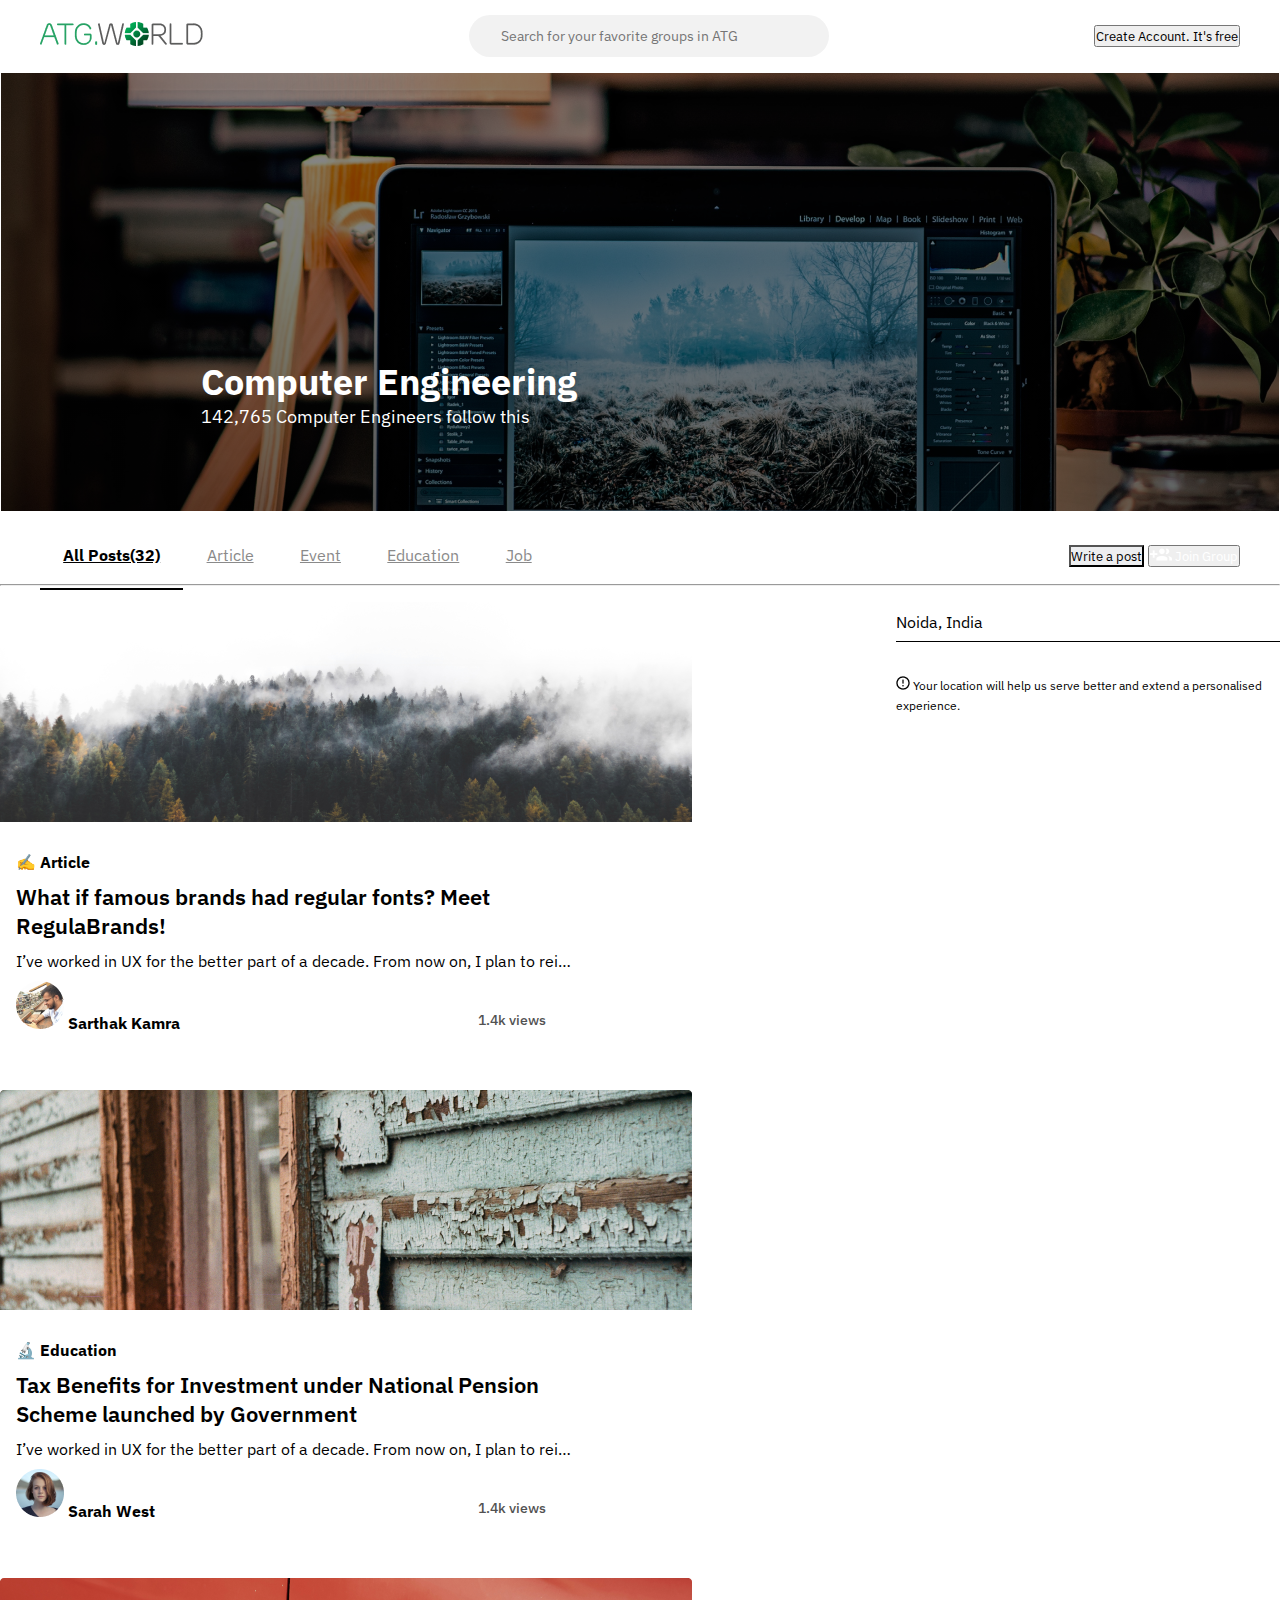
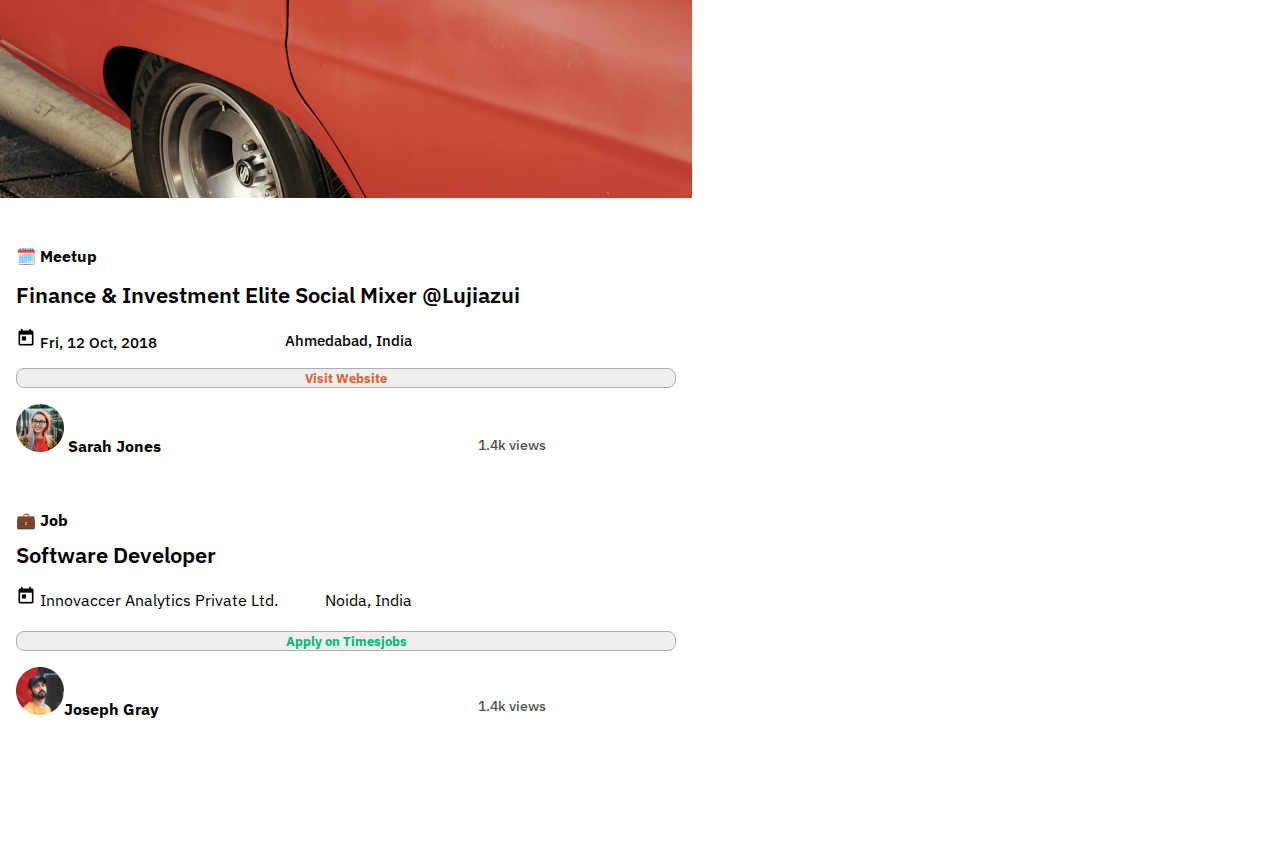
<file: index.html>
<!doctype html>
<html lang="en">

<head>
    <!-- Required meta tags -->
    <meta charset="utf-8">
    <meta name="viewport" content="width=device-width, initial-scale=1, shrink-to-fit=no">
    <title>ATG WORLD</title>
    <link rel="stylesheet" href="https://cdnjs.cloudflare.com/ajax/libs/font-awesome/5.15.3/css/all.min.css" integrity="sha512-iBBXm8fW90+nuLcSKlbmrPcLa0OT92xO1BIsZ+ywDWZCvqsWgccV3gFoRBv0z+8dLJgyAHIhR35VZc2oM/gI1w==" crossorigin="anonymous" />
    <link rel="stylesheet" href="style.css">
    <link href="https://cdn.jsdelivr.net/npm/bootstrap@5.0.0-beta3/dist/css/bootstrap.min.css" rel="stylesheet" integrity="sha384-eOJMYsd53ii+scO/bJGFsiCZc+5NDVN2yr8+0RDqr0Ql0h+rP48ckxlpbzKgwra6" crossorigin="anonymous">
</head>

<body>

    <header>
        <nav>
            <div class="navbar-logo">
                <a href="#"><img src="./images/logo.jpg" alt=""></a>
            </div>
            <div class="search-box">
                <span><i class="fa fa-search" aria-hidden="true"></i></span>
                <input type="search" placeholder="Search for your favorite groups in ATG">
            </div>
            <div class="create">
                <button class="btn" id="myBtn">Create Account. <span class="text-primary">It's free</span> <span class="dropdown-toggle" type="button"></span></button>
                <div id="myModal" class="modal">
                    <span class="close"><i class="fa fa-times-circle" aria-hidden="true"></i></span>
                    <div class="modal-content">
                        <small>Let's learn, share & inspire each other with our passion for computer engineering. Sign up now 🤘🏼</small>
                        <div class="big-container">
                            <div class="container">
                                <div class="left">
                                    <h1>Create Account</h1>
                                    <div class="form-group">
                                        <div class="first">
                                            <input type="text" name="" id="" class="form-control fname" placeholder="First Name">
                                            <input type="text" name="" id="" class="form-control lname" placeholder="Last Name">
                                        </div>
                                        <div class="second">
                                            <input type="email" name="" id="" placeholder="Email" class="form-control">
                                            <input type="password" name="" id="" placeholder="Password" class="form-control">
                                            <input type="password" name="" id="" placeholder="Confirm Password" class="form-control">
                                        </div>
                                    </div>
                                    <button type="submit" class="btn btn-primary">Create Account</button>
                                    <div class="btn-groups">
                                        <button class="btn"><img src="./images/fb.jpg" alt=""> Sign up with Facebook</button>
                                        <button class="btn"><img src="./images/search.jpg" alt=""> Sign up with Google</button>
                                    </div>
                                </div>
                                <div class="right">
                                    <small>Already have an account? <a href="./html_pages/signUp.html">Sign In</a></small>
                                    <img src="./images/img.png" alt="">
                                    <small class="small">By signing up, you agree to our Terms & conditions, Privacy policy</small>
                                </div>
                            </div>
                        </div>

                    </div>
                </div>
            </div>
        </nav>
    </header>

    <!-- banner-image -->
    <section class="hero">
        <div class="desc">
            <h1>Computer Engineering</h1>
            <p>142,765 Computer Engineers follow this</p>
        </div>
    </section>

    <section class="posts">
        <div class="container">
            <header class="posts-nav">
                <nav class="nav nav-tabs nav-stacked">
                    <div class="navbar-left">
                        <a class="nav-link active" href="#">All Posts(32)</a>
                        <a class="nav-link" href="#">Article</a>
                        <a class="nav-link" href="#">Event</a>
                        <a class="nav-link" href="#">Education</a>
                        <a class="nav-link" href="#">Job</a>
                    </div>
                    <div class="navbar-right">
                        <button class="btn btn-default dropdown-toggle" type="button" id="dropdownMenuButton1" data-bs-toggle="dropdown" aria-expanded="false">
                            Write a post
                        </button>
                        <button class="btn btn-primary center"><a href="./html_pages/loggedin.html" class="btn-link" ><img src="./images/Vector.jpg" alt=""> Join Group</a> </button>
                    </div>
                </nav>
            </header>
            <hr>

            <div class="posts-body">
                <div class="container">
                    <div class="left">
                        <div class="card">
                            <img class="card-img-top" src="./images/article_1.png" alt="tree">
                            <div class="card-body">
                                <p class="card-title">✍️ Article</p>
                                <div class="heading">
                                    <h3 class="card-text">What if famous brands had regular fonts? Meet RegulaBrands!</h3>
                                    <div class="dropdown">
                                        <button class="dropbtn"><i class="fa fa-ellipsis-h" aria-hidden="true"></i></button>
                                        <div class="dropdown-content">
                                            <a href="#">Link 1</a>
                                            <a href="#">Link 2</a>
                                            <a href="#">Link 3</a>
                                        </div>
                                    </div>
                                </div>
                                <p>I’ve worked in UX for the better part of a decade. From now on, I plan to rei…</p>
                                <div class="footer">
                                    <div class="left">
                                        <p> <img src="./images/man-1.png" alt=""> Sarthak Kamra</p>
                                    </div>
                                    <div class="right">
                                        <a href="#" class="card-link"><i class="fa fa-eye" aria-hidden="true"></i> 1.4k views </a>
                                        <a class="btn btn-default" href="#" role="button"> <i class="fa fa-share-alt" aria-hidden="true"></i> </a>
                                    </div>
                                </div>

                            </div>
                        </div>
                        <div class="card">
                            <img class="card-img-top" src="./images/article_2.png" alt="tree">
                            <div class="card-body">
                                <p class="card-title">🔬️ Education</p>
                                <div class="heading">
                                    <h3 class="card-text">Tax Benefits for Investment under National Pension Scheme launched by Government</h3>
                                    <div class="dropdown">
                                        <button class="dropbtn"><i class="fa fa-ellipsis-h" aria-hidden="true"></i></button>
                                        <div class="dropdown-content">
                                            <a href="#">Link 1</a>
                                            <a href="#">Link 2</a>
                                            <a href="#">Link 3</a>
                                        </div>
                                    </div>
                                </div>
                                <p>I’ve worked in UX for the better part of a decade. From now on, I plan to rei…</p>
                                <div class="footer">
                                    <div class="left">
                                        <p> <img src="./images/man-2.png" alt=""> Sarah West</p>
                                    </div>
                                    <div class="right">
                                        <a href="#" class="card-link"><i class="fa fa-eye" aria-hidden="true"></i> 1.4k views </a>
                                        <a class="btn btn-default" href="#" role="button"> <i class="fa fa-share-alt" aria-hidden="true"></i> </a>
                                    </div>
                                </div>

                            </div>
                        </div>
                        <div class="card article_3">
                            <img class="card-img-top" src="./images/article_3.png" alt="tree">
                            <div class="card-body ">
                                <p class="card-title">🗓️ Meetup</p>
                                <div class="heading">
                                    <h3 class="card-text">Finance & Investment Elite Social Mixer @Lujiazui</h3>
                                    <div class="dropdown">
                                        <button class="dropbtn"><i class="fa fa-ellipsis-h" aria-hidden="true"></i></button>
                                        <div class="dropdown-content">
                                            <a href="#">Link 1</a>
                                            <a href="#">Link 2</a>
                                            <a href="#">Link 3</a>
                                        </div>
                                    </div>
                                </div>
                                <div class="flex article-3">
                                    <p><img src="./images/calendar.png" alt=""> Fri, 12 Oct, 2018 </p>
                                    <p><i class="fas fa-map-marker-alt"></i> Ahmedabad, India </p>
                                </div>
                                <button type="button" class="btn btn-custom"> Visit Website </button>
                                <div class="footer">
                                    <div class="left">
                                        <p> <img src="./images/man-3.png" alt=""> Sarah Jones</p>
                                    </div>
                                    <div class="right">
                                        <a href="#" class="card-link"><i class="fa fa-eye" aria-hidden="true"></i> 1.4k views </a>
                                        <a class="btn btn-default" href="#" role="button"> <i class="fa fa-share-alt" aria-hidden="true"></i> </a>
                                    </div>
                                </div>
                            </div>
                        </div>
                        <div class="card article_4">
                            <div class="card-body">
                                <p class="card-title">💼️ Job</p>
                                <div class="heading">
                                    <h3 class="card-text">Software Developer</h3>
                                    <div class="dropdown">
                                        <button class="dropbtn"><i class="fa fa-ellipsis-h" aria-hidden="true"></i></button>
                                        <div class="dropdown-content">
                                            <a href="#">Link 1</a>
                                            <a href="#">Link 2</a>
                                            <a href="#">Link 3</a>
                                        </div>
                                    </div>
                                </div>
                                <div class="flex article-4">
                                    <p><img src="./images/calendar.png" alt=""> Innovaccer Analytics Private Ltd. </p>
                                    <p><i class="fas fa-map-marker-alt"></i> Noida, India </p>
                                </div>
                                <button type="button" class="btn btn-custom"> Apply on Timesjobs </button>
                                <div class="footer">
                                    <div class="left">
                                        <p> <img src="./images/man-4.png" alt="">Joseph Gray</p>
                                    </div>
                                    <div class="right">
                                        <a href="#" class="card-link"><i class="fa fa-eye" aria-hidden="true"></i> 1.4k views </a>
                                        <a class="btn btn-default" href="#" role="button"> <i class="fa fa-share-alt" aria-hidden="true"></i> </a>
                                    </div>
                                </div>
                            </div>
                        </div>
                    </div>
                    <div class="right">
                        <div class="container">
                            <div class="form-group">
                                <div class="input">
                                    <p><i class="fas fa-map-marker-alt"></i> Noida, India </p>
                                    <p><i class="fas fa-pen" aria-hidden="true"></i></p>
                                </div>
                                <small id="helpId" class="form-text text-muted"><img src="./images/exclamation.png" alt=""> Your location will help us serve better and extend a personalised experience.</small>
                            </div>
                        </div>
                    </div>
                </div>

            </div>
        </div>
    </section>
    <script src="./main.js"></script>
    <script src="https://cdn.jsdelivr.net/npm/bootstrap@5.0.0-beta3/dist/js/bootstrap.bundle.min.js" integrity="sha384-JEW9xMcG8R+pH31jmWH6WWP0WintQrMb4s7ZOdauHnUtxwoG2vI5DkLtS3qm9Ekf" crossorigin="anonymous"></script>
    <script src="https://cdn.jsdelivr.net/npm/@popperjs/core@2.9.1/dist/umd/popper.min.js" integrity="sha384-SR1sx49pcuLnqZUnnPwx6FCym0wLsk5JZuNx2bPPENzswTNFaQU1RDvt3wT4gWFG" crossorigin="anonymous"></script>
    <script src="https://cdn.jsdelivr.net/npm/bootstrap@5.0.0-beta3/dist/js/bootstrap.min.js" integrity="sha384-j0CNLUeiqtyaRmlzUHCPZ+Gy5fQu0dQ6eZ/xAww941Ai1SxSY+0EQqNXNE6DZiVc" crossorigin="anonymous"></script>
</body>

</html>
</file>
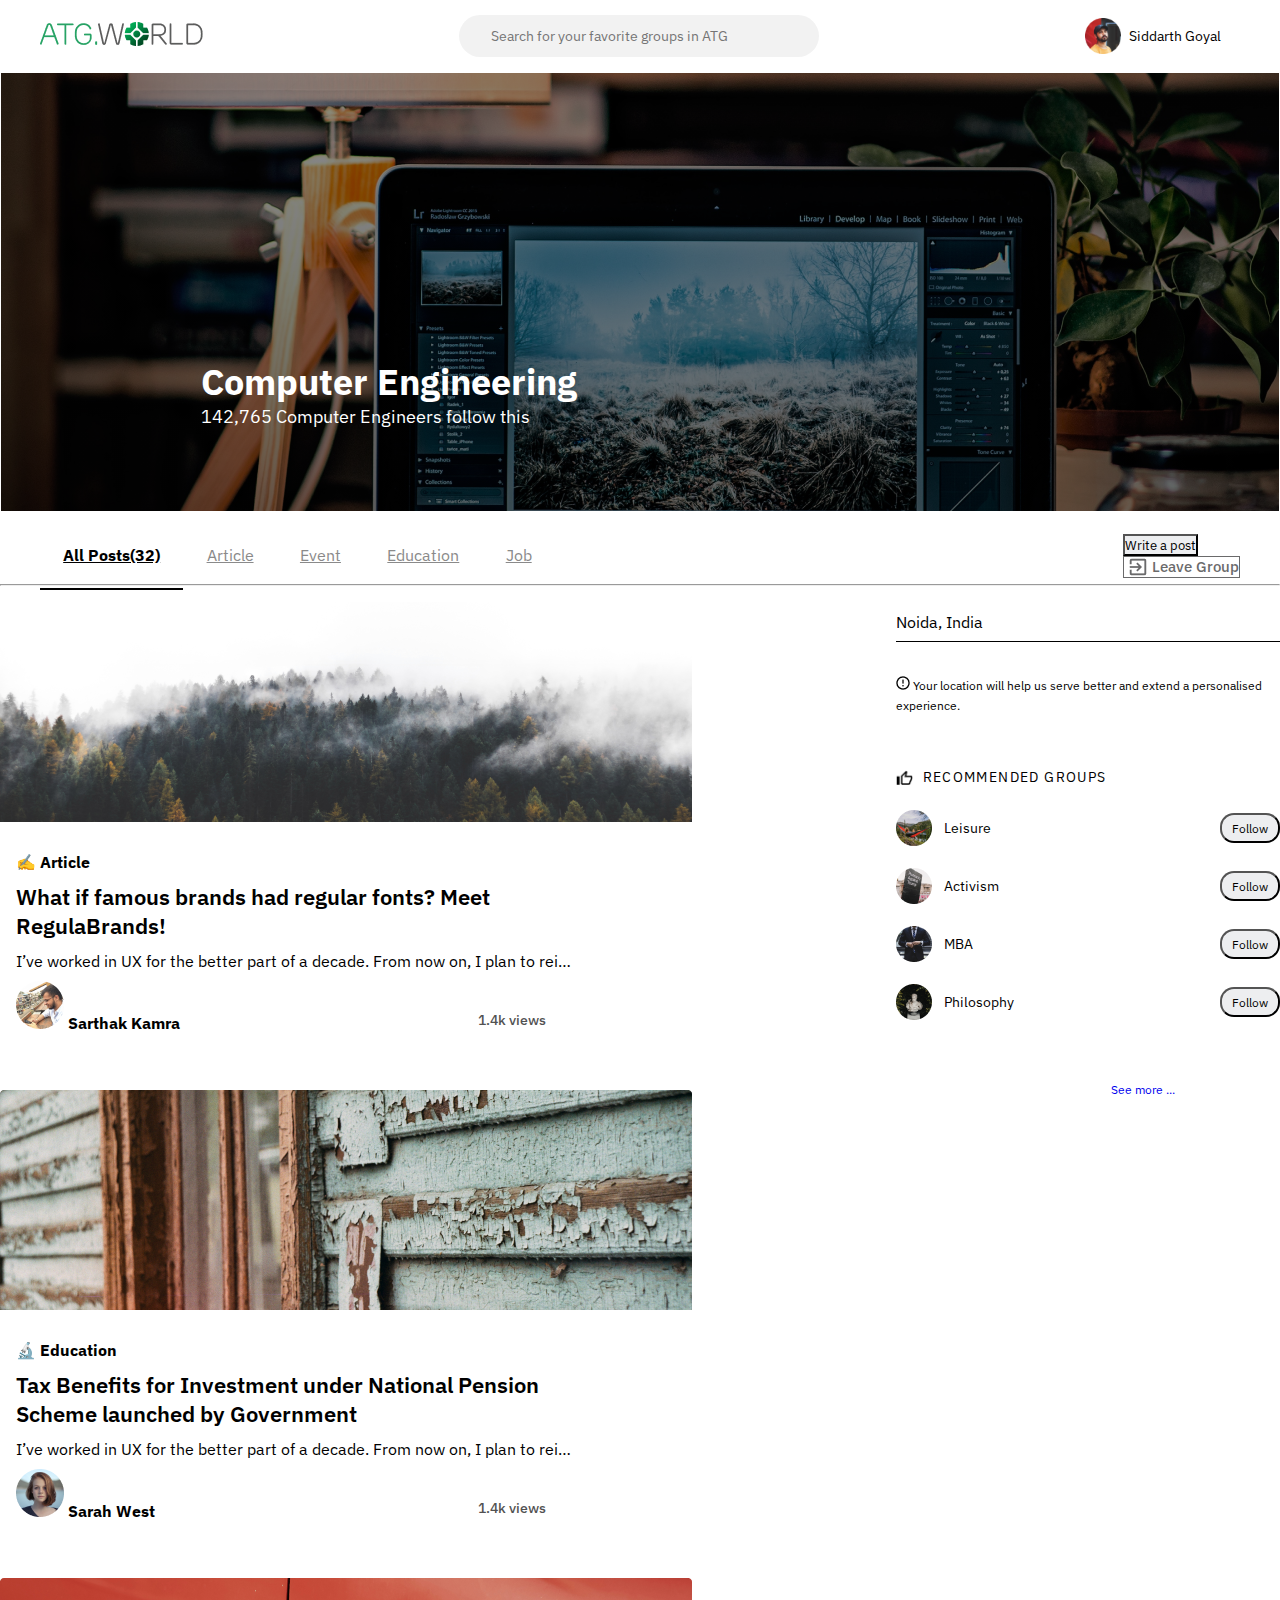
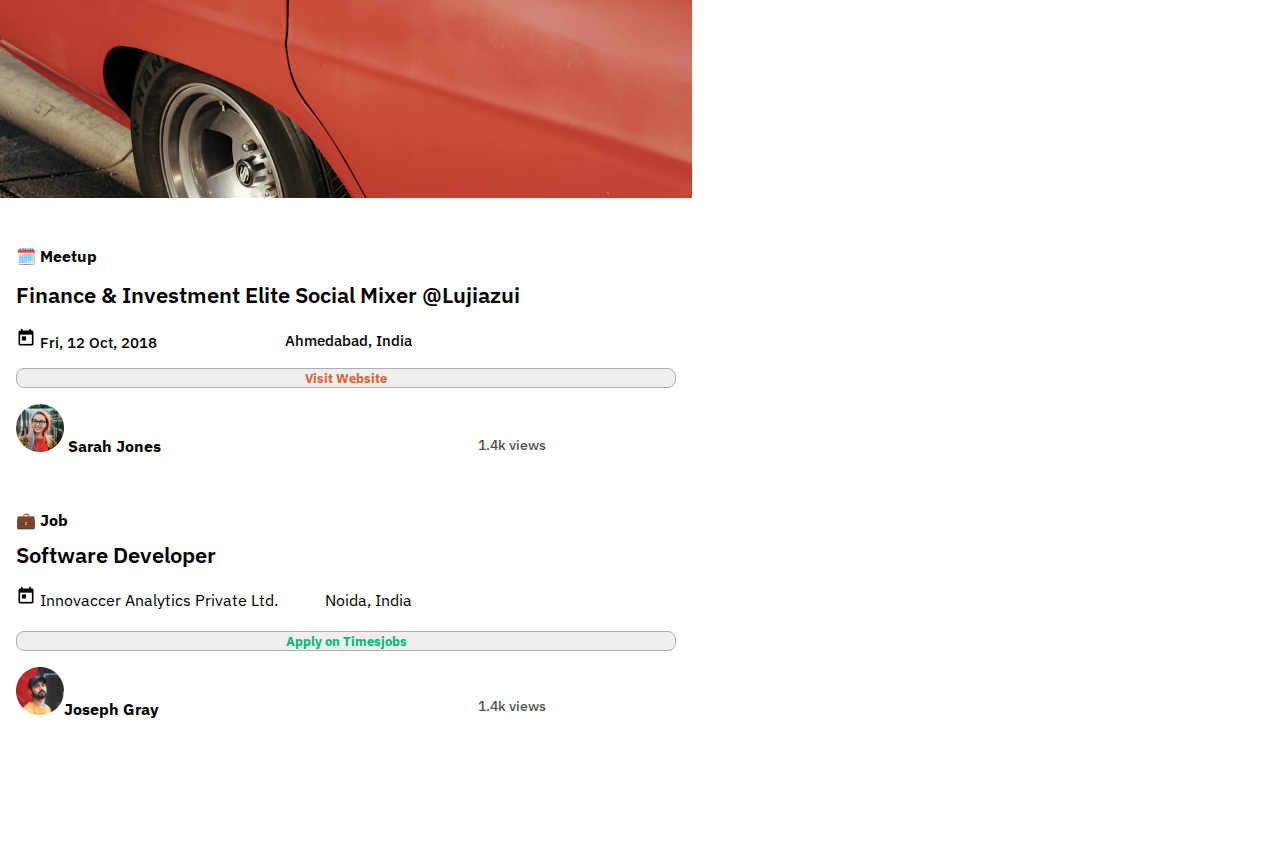
<file: html_pages/loggedin.html>
<!doctype html>
<html lang="en">

<head>
    <!-- Required meta tags -->
    <meta charset="utf-8">
    <meta name="viewport" content="width=device-width, initial-scale=1, shrink-to-fit=no">
    <title>ATG WORLD</title>
    <link rel="stylesheet" href="https://cdnjs.cloudflare.com/ajax/libs/font-awesome/5.15.3/css/all.min.css" integrity="sha512-iBBXm8fW90+nuLcSKlbmrPcLa0OT92xO1BIsZ+ywDWZCvqsWgccV3gFoRBv0z+8dLJgyAHIhR35VZc2oM/gI1w==" crossorigin="anonymous" />
    <link rel="stylesheet" href="/style.css">
    <link rel="stylesheet" href="/styles/logged.css">
    <link href="https://cdn.jsdelivr.net/npm/bootstrap@5.0.0-beta3/dist/css/bootstrap.min.css" rel="stylesheet" integrity="sha384-eOJMYsd53ii+scO/bJGFsiCZc+5NDVN2yr8+0RDqr0Ql0h+rP48ckxlpbzKgwra6" crossorigin="anonymous">
</head>

<body>

    <header>
        <nav>
            <div class="navbar-logo">
                <a href="#"><img src="/images/logo.jpg" alt=""></a>
            </div>
            <div class="search-box">
                <span><i class="fa fa-search" aria-hidden="true"></i></span>
                <input type="search" placeholder="Search for your favorite groups in ATG">
            </div>
            <div class="create">
                <div class="footer">
                    <div class="left">
                        <p> <img src="/images/man-4.png" alt="">Siddarth Goyal</p>
                    </div>
                </div>
                <p class="nav-link dropdown-toggle" type="button" id="dropdownMenuButton1" data-bs-toggle="dropdown" aria-expanded="false">
                </p>
            </div>
        </nav>
    </header>

    <!-- banner-image -->
    <section class="hero">
        <div class="desc">
            <h1>Computer Engineering</h1>
            <p>142,765 Computer Engineers follow this</p>
        </div>
    </section>

    <section class="posts">
        <div class="container">
            <header class="posts-nav">
                <nav class="nav nav-tabs nav-stacked">
                    <div class="navbar-left">
                        <a class="nav-link active" href="#">All Posts(32)</a>
                        <a class="nav-link" href="#">Article</a>
                        <a class="nav-link" href="#">Event</a>
                        <a class="nav-link" href="#">Education</a>
                        <a class="nav-link" href="#">Job</a>
                    </div>
                    <div class="navbar-right">
                        <button class="btn btn-default dropdown-toggle" type="button" id="dropdownMenuButton1" data-bs-toggle="dropdown" aria-expanded="false">
                            Write a post
                        </button>
                        <button class="btn btn-exit center"><img src="/images/exit.jpg" alt=""><a href="/index.html">Leave Group</a> </button>
                    </div>
                </nav>
            </header>
            <hr>

            <div class="posts-body">
                <div class="container">
                    <div class="left">
                        <div class="card">
                            <img class="card-img-top" src="/images/article_1.png" alt="tree">
                            <div class="card-body">
                                <p class="card-title">✍️ Article</p>
                                <div class="heading">
                                    <h3 class="card-text">What if famous brands had regular fonts? Meet RegulaBrands!</h3>
                                    <div class="dropdown">
                                        <button class="dropbtn"><i class="fa fa-ellipsis-h" aria-hidden="true"></i></button>
                                        <div class="dropdown-content">
                                            <a href="#">Link 1</a>
                                            <a href="#">Link 2</a>
                                            <a href="#">Link 3</a>
                                        </div>
                                    </div>
                                </div>
                                <p>I’ve worked in UX for the better part of a decade. From now on, I plan to rei…</p>
                                <div class="footer">
                                    <div class="left">
                                        <p> <img src="/images/man-1.png" alt=""> Sarthak Kamra</p>
                                    </div>
                                    <div class="right">
                                        <a href="#" class="card-link"><i class="fa fa-eye" aria-hidden="true"></i> 1.4k views </a>
                                        <a class="btn btn-default" href="#" role="button"> <i class="fa fa-share-alt" aria-hidden="true"></i> </a>
                                    </div>
                                </div>

                            </div>
                        </div>
                        <div class="card">
                            <img class="card-img-top" src="/images/article_2.png" alt="tree">
                            <div class="card-body">
                                <p class="card-title">🔬️ Education</p>
                                <div class="heading">
                                    <h3 class="card-text">Tax Benefits for Investment under National Pension Scheme launched by Government</h3>
                                    <div class="dropdown">
                                        <button class="dropbtn"><i class="fa fa-ellipsis-h" aria-hidden="true"></i></button>
                                        <div class="dropdown-content">
                                            <a href="#">Link 1</a>
                                            <a href="#">Link 2</a>
                                            <a href="#">Link 3</a>
                                        </div>
                                    </div>
                                </div>
                                <p>I’ve worked in UX for the better part of a decade. From now on, I plan to rei…</p>
                                <div class="footer">
                                    <div class="left">
                                        <p> <img src="/images/man-2.png" alt=""> Sarah West</p>
                                    </div>
                                    <div class="right">
                                        <a href="#" class="card-link"><i class="fa fa-eye" aria-hidden="true"></i> 1.4k views </a>
                                        <a class="btn btn-default" href="#" role="button"> <i class="fa fa-share-alt" aria-hidden="true"></i> </a>
                                    </div>
                                </div>

                            </div>
                        </div>
                        <div class="card article_3">
                            <img class="card-img-top" src="/images/article_3.png" alt="tree">
                            <div class="card-body ">
                                <p class="card-title">🗓️ Meetup</p>
                                <div class="heading">
                                    <h3 class="card-text">Finance & Investment Elite Social Mixer @Lujiazui</h3>
                                    <div class="dropdown">
                                        <button class="dropbtn"><i class="fa fa-ellipsis-h" aria-hidden="true"></i></button>
                                        <div class="dropdown-content">
                                            <a href="#">Link 1</a>
                                            <a href="#">Link 2</a>
                                            <a href="#">Link 3</a>
                                        </div>
                                    </div>
                                </div>
                                <div class="flex article-3">
                                    <p><img src="/images/calendar.png" alt=""> Fri, 12 Oct, 2018 </p>
                                    <p><i class="fas fa-map-marker-alt"></i> Ahmedabad, India </p>
                                </div>
                                <button type="button" class="btn btn-custom"> Visit Website </button>
                                <div class="footer">
                                    <div class="left">
                                        <p> <img src="/images/man-3.png" alt=""> Sarah Jones</p>
                                    </div>
                                    <div class="right">
                                        <a href="#" class="card-link"><i class="fa fa-eye" aria-hidden="true"></i> 1.4k views </a>
                                        <a class="btn btn-default" href="#" role="button"> <i class="fa fa-share-alt" aria-hidden="true"></i> </a>
                                    </div>
                                </div>
                            </div>
                        </div>
                        <div class="card article_4">
                            <div class="card-body">
                                <p class="card-title">💼️ Job</p>
                                <div class="heading">
                                    <h3 class="card-text">Software Developer</h3>
                                    <div class="dropdown">
                                        <button class="dropbtn"><i class="fa fa-ellipsis-h" aria-hidden="true"></i></button>
                                        <div class="dropdown-content">
                                            <a href="#">Link 1</a>
                                            <a href="#">Link 2</a>
                                            <a href="#">Link 3</a>
                                        </div>
                                    </div>
                                </div>
                                <div class="flex article-4">
                                    <p><img src="/images/calendar.png" alt=""> Innovaccer Analytics Private Ltd. </p>
                                    <p><i class="fas fa-map-marker-alt"></i> Noida, India </p>
                                </div>
                                <button type="button" class="btn btn-custom"> Apply on Timesjobs </button>
                                <div class="footer">
                                    <div class="left">
                                        <p> <img src="/images/man-4.png" alt="">Joseph Gray</p>
                                    </div>
                                    <div class="right">
                                        <a href="#" class="card-link"><i class="fa fa-eye" aria-hidden="true"></i> 1.4k views </a>
                                        <a class="btn btn-default" href="#" role="button"> <i class="fa fa-share-alt" aria-hidden="true"></i> </a>
                                    </div>
                                </div>
                            </div>
                        </div>
                    </div>
                    <div class="right">
                        <div class="container">
                            <div class="form-group">
                                <div class="input">
                                    <p><i class="fas fa-map-marker-alt"></i> Noida, India </p>
                                    <p><i class="fas fa-times" aria-hidden="true"></i></p>
                                </div>
                                <small id="helpId" class="form-text text-muted"><img src="/images/exclamation.png" alt=""> Your location will help us serve better and extend a personalised experience.</small>
                                <div class="groups">
                                    <h4><img src="/images/thumbs.jpg" alt="">Recommended Groups</h4>
                                    <div class="group-items">
                                        <ul>
                                            <li>
                                                <p><img src="/images/leisure.png" alt=""> Leisure </p>
                                                <button class="btn">Follow</button>
                                            </li>
                                            <li>
                                                <p><img src="/images/activism.png" alt=""> Activism </p>
                                                <button class="btn">Follow</button>
                                            </li>
                                            <li>
                                                <p><img src="/images/mba.png" alt=""> MBA </p>
                                                <button class="btn">Follow</button>
                                            </li>
                                            <li>
                                                <p><img src="/images/philosophy.png" alt=""> Philosophy </p>
                                                <button class="btn">Follow</button>
                                            </li>

                                        </ul>
                                        <a href="#"> See more ... </a>
                                    </div>
                                </div>
                            </div>
                        </div>
                    </div>
                </div>

            </div>
        </div>
    </section>
    <script src="/main.js"></script>
    <script src="https://cdn.jsdelivr.net/npm/bootstrap@5.0.0-beta3/dist/js/bootstrap.bundle.min.js" integrity="sha384-JEW9xMcG8R+pH31jmWH6WWP0WintQrMb4s7ZOdauHnUtxwoG2vI5DkLtS3qm9Ekf" crossorigin="anonymous"></script>
    <script src="https://cdn.jsdelivr.net/npm/@popperjs/core@2.9.1/dist/umd/popper.min.js" integrity="sha384-SR1sx49pcuLnqZUnnPwx6FCym0wLsk5JZuNx2bPPENzswTNFaQU1RDvt3wT4gWFG" crossorigin="anonymous"></script>
    <script src="https://cdn.jsdelivr.net/npm/bootstrap@5.0.0-beta3/dist/js/bootstrap.min.js" integrity="sha384-j0CNLUeiqtyaRmlzUHCPZ+Gy5fQu0dQ6eZ/xAww941Ai1SxSY+0EQqNXNE6DZiVc" crossorigin="anonymous"></script>
</body>

</html>
</file>
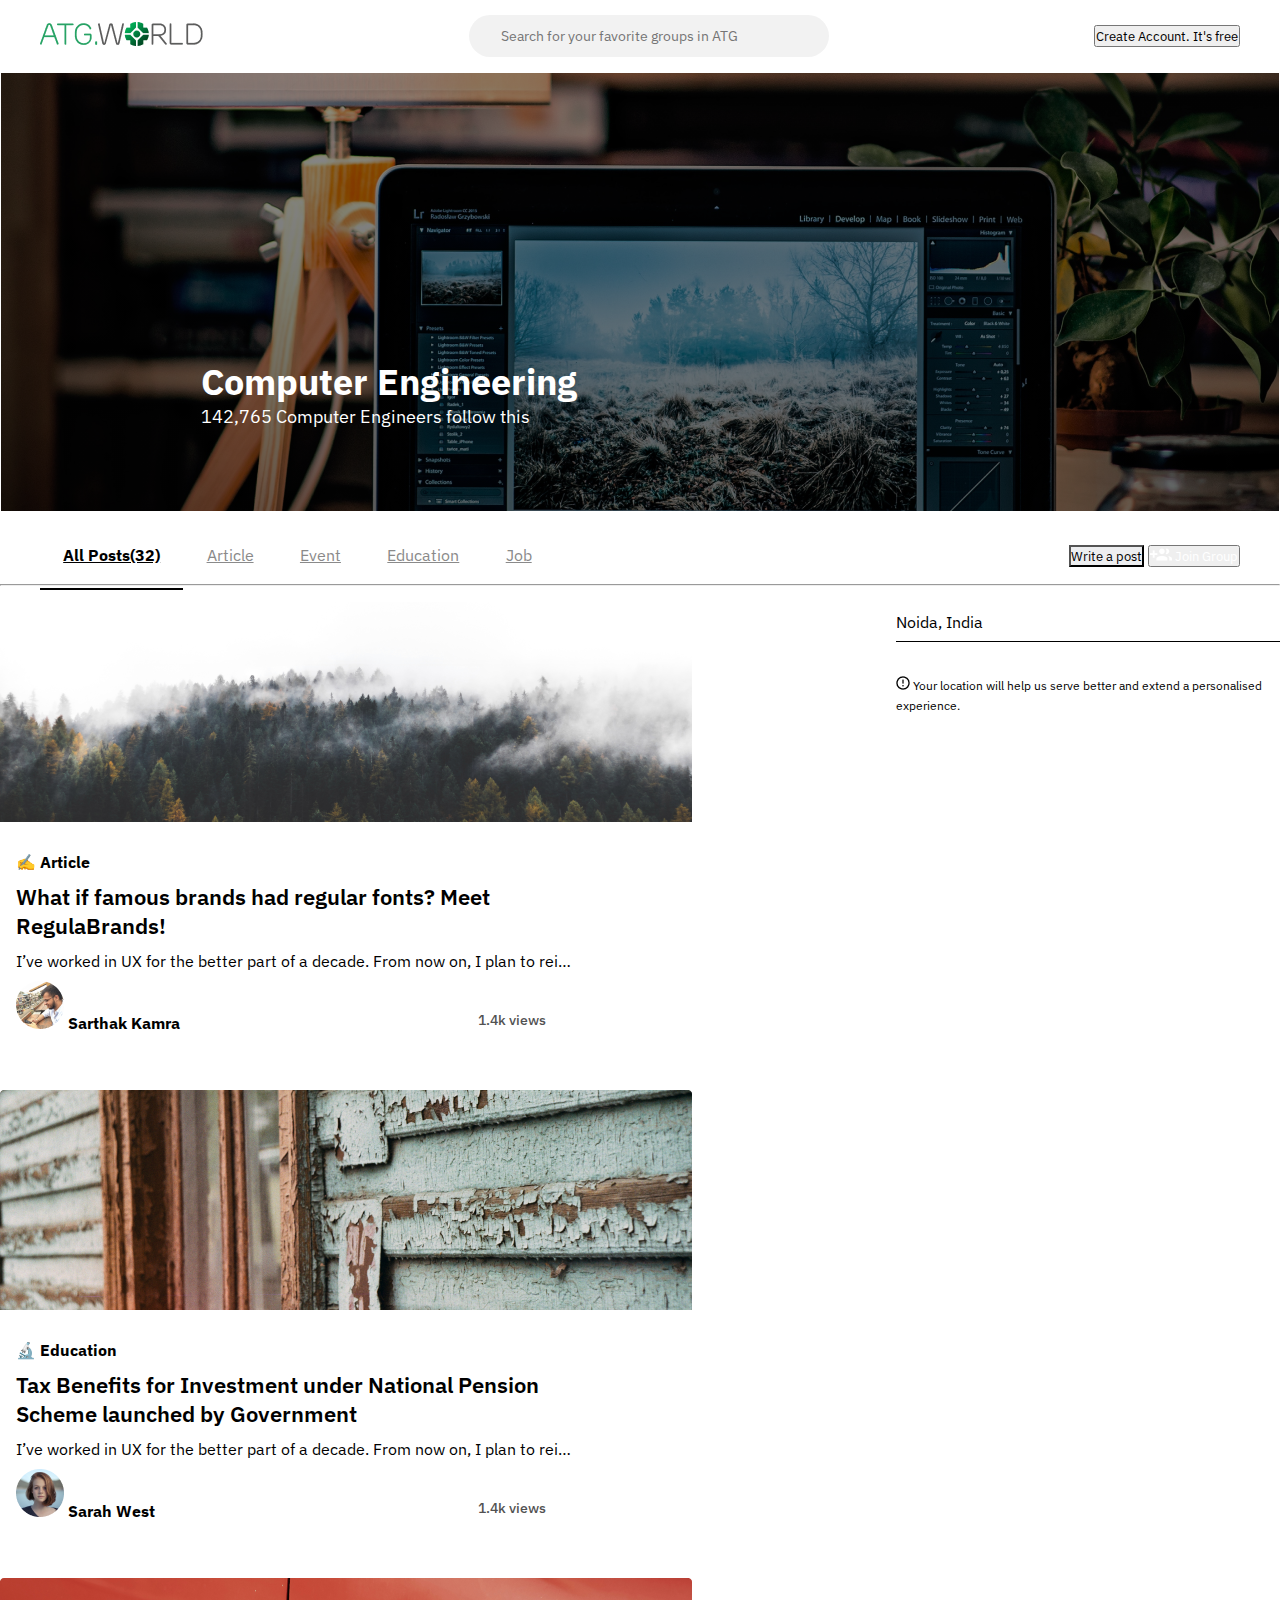
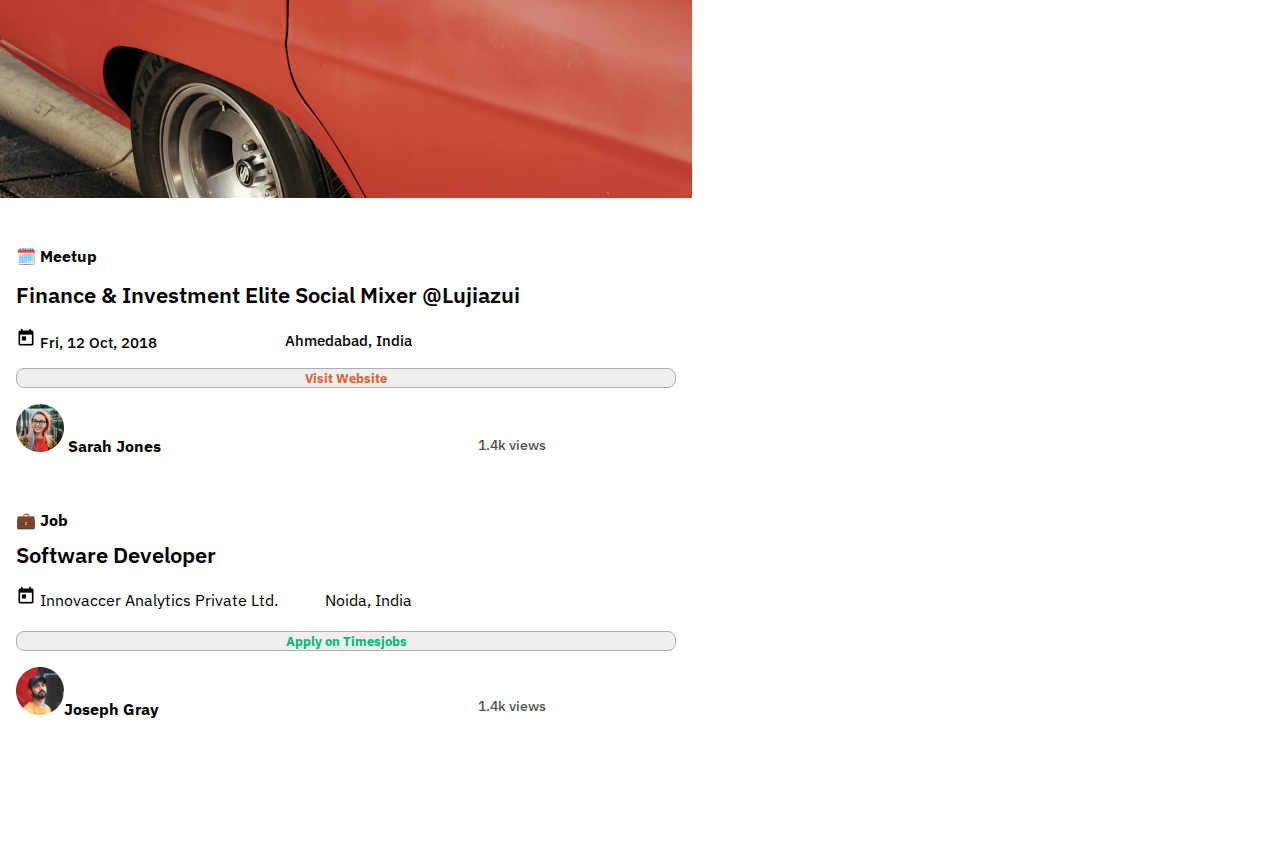
<file: html_pages/signUp.html>
<!doctype html>
<html lang="en">

<head>
    <!-- Required meta tags -->
    <meta charset="utf-8">
    <meta name="viewport" content="width=device-width, initial-scale=1, shrink-to-fit=no">
    <title>ATG WORLD</title>
    <link rel="stylesheet" href="https://cdnjs.cloudflare.com/ajax/libs/font-awesome/5.15.3/css/all.min.css" integrity="sha512-iBBXm8fW90+nuLcSKlbmrPcLa0OT92xO1BIsZ+ywDWZCvqsWgccV3gFoRBv0z+8dLJgyAHIhR35VZc2oM/gI1w==" crossorigin="anonymous" />
    <link rel="stylesheet" href="/style.css">
    <link href="https://cdn.jsdelivr.net/npm/bootstrap@5.0.0-beta3/dist/css/bootstrap.min.css" rel="stylesheet" integrity="sha384-eOJMYsd53ii+scO/bJGFsiCZc+5NDVN2yr8+0RDqr0Ql0h+rP48ckxlpbzKgwra6" crossorigin="anonymous">
</head>

<body>

    <header>
        <nav>
            <div class="navbar-logo">
                <a href="#"><img src="/images/logo.jpg" alt=""></a>
            </div>
            <div class="search-box">
                <span><i class="fa fa-search" aria-hidden="true"></i></span>
                <input type="search" placeholder="Search for your favorite groups in ATG">
            </div>
            <div class="create">
                <button class="btn" id="myBtn">Create Account. <span class="text-primary">It's free</span> <span class="dropdown-toggle" type="button"></span></button>
                <div id="myModal" class="modal">
                    <span class="close"><i class="fa fa-times-circle" aria-hidden="true"></i></span>
                    <div class="modal-content">
                        <small>Let's learn, share & inspire each other with our passion for computer engineering. Sign up now 🤘🏼</small>
                        <div class="big-container">
                            <div class="container 01">
                                <div class="left">
                                    <h1>Sign In</h1>
                                    <div class="form-group">
                                        <input type="email" class="form-control" placeholder="Email">
                                        <input type="password" class="form-control" placeholder="Password">
                                    </div>
                                    <button type="submit" class="btn btn-primary">Sign In </button>
                                    <div class="btn-groups">
                                        <button class="btn"><img src="/images/fb.jpg" alt=""> Sign in with Facebook</button>
                                        <button class="btn"><img src="/images/search.jpg" alt=""> Sign in with Google</button>
                                    </div>
                                    <a href="#">Forgot Password ?</a>
                                </div>
                                <div class="right">
                                    <small>Don’t have an account yet?  <a href="/index.html">Create new for free!</a></small>
                                    <img src="/images/img.png" alt="">
                                </div>
                            </div>
                        </div>

                    </div>
                </div>
            </div>
        </nav>
    </header>

    <!-- banner-image -->
    <section class="hero">
        <div class="desc">
            <h1>Computer Engineering</h1>
            <p>142,765 Computer Engineers follow this</p>
        </div>
    </section>

    <section class="posts">
        <div class="container">
            <header class="posts-nav">
                <nav class="nav nav-tabs nav-stacked">
                    <div class="navbar-left">
                        <a class="nav-link active" href="#">All Posts(32)</a>
                        <a class="nav-link" href="#">Article</a>
                        <a class="nav-link" href="#">Event</a>
                        <a class="nav-link" href="#">Education</a>
                        <a class="nav-link" href="#">Job</a>
                    </div>
                    <div class="navbar-right">
                        <button class="btn btn-default dropdown-toggle" type="button" id="dropdownMenuButton1" data-bs-toggle="dropdown" aria-expanded="false">
                            Write a post
                        </button>
                        <button class="btn btn-primary center"><a href="/html_pages/loggedin.html" class="btn-link" ><img src="/images/Vector.jpg" alt=""> Join Group</a> </button>
                    </div>
                </nav>
            </header>
            <hr>

            <div class="posts-body">
                <div class="container">
                    <div class="left">
                        <div class="card">
                            <img class="card-img-top" src="/images/article_1.png" alt="tree">
                            <div class="card-body">
                                <p class="card-title">✍️ Article</p>
                                <div class="heading">
                                    <h3 class="card-text">What if famous brands had regular fonts? Meet RegulaBrands!</h3>
                                    <div class="dropdown">
                                        <button class="dropbtn"><i class="fa fa-ellipsis-h" aria-hidden="true"></i></button>
                                        <div class="dropdown-content">
                                            <a href="#">Link 1</a>
                                            <a href="#">Link 2</a>
                                            <a href="#">Link 3</a>
                                        </div>
                                    </div>
                                </div>
                                <p>I’ve worked in UX for the better part of a decade. From now on, I plan to rei…</p>
                                <div class="footer">
                                    <div class="left">
                                        <p> <img src="/images/man-1.png" alt=""> Sarthak Kamra</p>
                                    </div>
                                    <div class="right">
                                        <a href="#" class="card-link"><i class="fa fa-eye" aria-hidden="true"></i> 1.4k views </a>
                                        <a class="btn btn-default" href="#" role="button"> <i class="fa fa-share-alt" aria-hidden="true"></i> </a>
                                    </div>
                                </div>

                            </div>
                        </div>
                        <div class="card">
                            <img class="card-img-top" src="/images/article_2.png" alt="tree">
                            <div class="card-body">
                                <p class="card-title">🔬️ Education</p>
                                <div class="heading">
                                    <h3 class="card-text">Tax Benefits for Investment under National Pension Scheme launched by Government</h3>
                                    <div class="dropdown">
                                        <button class="dropbtn"><i class="fa fa-ellipsis-h" aria-hidden="true"></i></button>
                                        <div class="dropdown-content">
                                            <a href="#">Link 1</a>
                                            <a href="#">Link 2</a>
                                            <a href="#">Link 3</a>
                                        </div>
                                    </div>
                                </div>
                                <p>I’ve worked in UX for the better part of a decade. From now on, I plan to rei…</p>
                                <div class="footer">
                                    <div class="left">
                                        <p> <img src="/images/man-2.png" alt=""> Sarah West</p>
                                    </div>
                                    <div class="right">
                                        <a href="#" class="card-link"><i class="fa fa-eye" aria-hidden="true"></i> 1.4k views </a>
                                        <a class="btn btn-default" href="#" role="button"> <i class="fa fa-share-alt" aria-hidden="true"></i> </a>
                                    </div>
                                </div>

                            </div>
                        </div>
                        <div class="card article_3">
                            <img class="card-img-top" src="/images/article_3.png" alt="tree">
                            <div class="card-body ">
                                <p class="card-title">🗓️ Meetup</p>
                                <div class="heading">
                                    <h3 class="card-text">Finance & Investment Elite Social Mixer @Lujiazui</h3>
                                    <div class="dropdown">
                                        <button class="dropbtn"><i class="fa fa-ellipsis-h" aria-hidden="true"></i></button>
                                        <div class="dropdown-content">
                                            <a href="#">Link 1</a>
                                            <a href="#">Link 2</a>
                                            <a href="#">Link 3</a>
                                        </div>
                                    </div>
                                </div>
                                <div class="flex article-3">
                                    <p><img src="/images/calendar.png" alt=""> Fri, 12 Oct, 2018 </p>
                                    <p><i class="fas fa-map-marker-alt"></i> Ahmedabad, India </p>
                                </div>
                                <button type="button" class="btn btn-custom"> Visit Website </button>
                                <div class="footer">
                                    <div class="left">
                                        <p> <img src="/images/man-3.png" alt=""> Sarah Jones</p>
                                    </div>
                                    <div class="right">
                                        <a href="#" class="card-link"><i class="fa fa-eye" aria-hidden="true"></i> 1.4k views </a>
                                        <a class="btn btn-default" href="#" role="button"> <i class="fa fa-share-alt" aria-hidden="true"></i> </a>
                                    </div>
                                </div>
                            </div>
                        </div>
                        <div class="card article_4">
                            <div class="card-body">
                                <p class="card-title">💼️ Job</p>
                                <div class="heading">
                                    <h3 class="card-text">Software Developer</h3>
                                    <div class="dropdown">
                                        <button class="dropbtn"><i class="fa fa-ellipsis-h" aria-hidden="true"></i></button>
                                        <div class="dropdown-content">
                                            <a href="#">Link 1</a>
                                            <a href="#">Link 2</a>
                                            <a href="#">Link 3</a>
                                        </div>
                                    </div>
                                </div>
                                <div class="flex article-4">
                                    <p><img src="/images/calendar.png" alt=""> Innovaccer Analytics Private Ltd. </p>
                                    <p><i class="fas fa-map-marker-alt"></i> Noida, India </p>
                                </div>
                                <button type="button" class="btn btn-custom"> Apply on Timesjobs </button>
                                <div class="footer">
                                    <div class="left">
                                        <p> <img src="/images/man-4.png" alt="">Joseph Gray</p>
                                    </div>
                                    <div class="right">
                                        <a href="#" class="card-link"><i class="fa fa-eye" aria-hidden="true"></i> 1.4k views </a>
                                        <a class="btn btn-default" href="#" role="button"> <i class="fa fa-share-alt" aria-hidden="true"></i> </a>
                                    </div>
                                </div>
                            </div>
                        </div>
                    </div>
                    <div class="right">
                        <div class="container">
                            <div class="form-group">
                                <div class="input">
                                    <p><i class="fas fa-map-marker-alt"></i> Noida, India </p>
                                    <p><i class="fas fa-pen" aria-hidden="true"></i></p>
                                </div>
                                <small id="helpId" class="form-text text-muted"><img src="/images/exclamation.png" alt=""> Your location will help us serve better and extend a personalised experience.</small>
                            </div>
                        </div>
                    </div>
                </div>

            </div>
        </div>
    </section>
    <script src="/main.js"></script>
    <script src="https://cdn.jsdelivr.net/npm/bootstrap@5.0.0-beta3/dist/js/bootstrap.bundle.min.js" integrity="sha384-JEW9xMcG8R+pH31jmWH6WWP0WintQrMb4s7ZOdauHnUtxwoG2vI5DkLtS3qm9Ekf" crossorigin="anonymous"></script>
    <script src="https://cdn.jsdelivr.net/npm/@popperjs/core@2.9.1/dist/umd/popper.min.js" integrity="sha384-SR1sx49pcuLnqZUnnPwx6FCym0wLsk5JZuNx2bPPENzswTNFaQU1RDvt3wT4gWFG" crossorigin="anonymous"></script>
    <script src="https://cdn.jsdelivr.net/npm/bootstrap@5.0.0-beta3/dist/js/bootstrap.min.js" integrity="sha384-j0CNLUeiqtyaRmlzUHCPZ+Gy5fQu0dQ6eZ/xAww941Ai1SxSY+0EQqNXNE6DZiVc" crossorigin="anonymous"></script>
</body>

</html>
</file>
<file: style.css>
@import url('https://fonts.googleapis.com/css2?family=IBM+Plex+Sans&display=swap');
:root {
    --white: #F8F9FA;
    --white-1: #F1F3F5;
    --white-2: #E9ECEF;
    --lightgray: #DEE2E6;
    --lightgray-2: #CED4DA;
    --gray: #ADB5BD;
    --darkgray: #868E96;
    --slightlightblack: #495057;
    --lightblack: #343A40;
    --black: #212529;
    --color_1: #495DC6;
    --color_2: #3CADA3;
    --color_3: #37C172;
    --color_4: #F4CA64;
    --color_5: #7950F2;
    --color_6: #4C6FF5;
    --color_7: #339AF0;
    --color_8: #22B8CF;
    --color_9: #21C997;
    --color_10: #50CF66;
    --color_11: #94D82C;
    --color_12: #FCC418;
    --color_13: #FF922B;
    --color_14: #CB5DE8;
    --color_15: #F06594;
    --color_16: #FF6B6B;
    --color_17: #FF6B6B;
}

* {
    font-family: 'IBM Plex Sans', sans-serif;
    margin: 0;
    padding: 0;
    box-sizing: border-box;
}

nav {
    display: flex;
    align-items: center;
    padding: 1rem 2.5rem;
    justify-content: space-between;
    background: #FFFFFF;
    height: 72px;
}

.search-box {
    display: flex;
    align-items: center;
    padding: 0 1rem;
    border-radius: 2rem;
    background: #f2f2f2;
    width: 360px;
    height: 42px;
    color: #747474;
}

.search-box input {
    border: none;
    outline: none;
    padding: 0 1rem;
    width: 300px;
    font-size: 14px;
    background: transparent;
}

.create {
    display: flex;
    align-items: center;
    justify-content: space-between;
}

.create p {
    padding: 0 3px;
    font-weight: 800;
    margin: 0;
}

.create a {
    text-decoration: none;
    color: #2F6CE5;
}

.fa-sort-down {
    margin-bottom: 7.5px;
}

.hero {
    height: 440px;
    width: 100%;
    border: 1px solid;
    background: linear-gradient(180deg, rgba(0, 0, 0, 0.45) 0%, rgba(0, 0, 0, 0.6) 100%), url(./images/background.png);
    color: white;
}

.hero .desc {
    padding-left: 200px;
    padding-top: 285px;
    font-family: 'IBM Plex Sans', sans-serif;
}

.desc h1 {
    font-size: 36px;
    font-style: normal;
    font-weight: 700;
    line-height: 47px;
    letter-spacing: 0em;
    text-align: left;
}

.desc p {
    font-size: 18px;
    font-style: normal;
    font-weight: 400;
    line-height: 23px;
    letter-spacing: 0em;
    text-align: left;
}

.active {
    outline: none;
    border-bottom: 2px solid black!important;
}

.nav-tabs {
    border: 0px!important;
    padding-bottom: 0px;
    outline: none;
    display: flex;
    align-items: center;
    width: 100%;
    justify-content: space-between;
}

.nav-tabs .nav-link {
    padding: 1.45rem;
    color: #8A8A8A;
}

.nav-link.active {
    border: 0px!important;
    border-bottom: 2px solid black!important;
    color: black;
    font-weight: bold;
}

.navbar-left {
    display: flex;
}

.navbar-right {
    padding-top: 0px;
}

.navbar-right a {
    text-decoration: none;
    color: white;
}

.navbar-right a:hover {
    color: white;
}

.btn-default {
    background: #EDEEF0!important;
}

.posts-nav {
    display: flex;
    align-items: center;
    justify-content: space-between;
    flex-direction: row;
}


/* posts-body */

.left {
    width: 60%;
}

.card {
    height: 472px;
    width: 692px;
    border-radius: 4px;
}

.card .footer,
.card .right {
    display: flex;
    align-items: center;
    justify-content: space-between;
}

.footer .left p {
    margin-bottom: 0rem;
    font-weight: bold;
}

.footer {
    padding: .5 0px;
}

.card {
    margin: 1rem 0;
}

.card-right {
    justify-content: space-evenly;
}

.card-link {
    text-decoration: none;
    font-size: 14px;
    font-style: normal;
    font-weight: 500;
    line-height: 18px;
    letter-spacing: 0em;
    text-align: right;
    color: #525252;
}

.card-title {
    font-weight: bold;
}

.heading {
    display: flex;
    justify-content: space-between;
}

.heading h3 {
    font-style: normal;
    font-weight: 600;
    font-size: 22px;
    line-height: 134.17%;
    width: 80%;
}

.heading p {
    color: #5c5c5c;
}

.dropbtn {
    background: transparent;
    padding: 0 16px;
    font-size: 16px;
    border: none;
}

.dropdown {
    position: relative;
    display: inline-block;
}

.dropdown-content {
    display: none;
    position: absolute;
    background-color: #fff;
    min-width: 160px;
    box-shadow: 0px 8px 16px 0px rgba(0, 0, 0, 0.2);
    z-index: 1;
    right: 2px;
}

.dropdown-content a {
    color: black;
    padding: 12px 16px;
    text-decoration: none;
    display: block;
}

.dropdown-content a:hover {
    background-color: #ddd;
}

.dropdown:hover .dropdown-content {
    display: block;
}

.dropdown:hover .dropbtn {
    background-color: #BFBFC0;
}

.footer .left {
    width: 70%;
}

.footer .right {
    width: 25%;
}

.card-body {
    padding: 1rem;
    line-height: 2.5rem;
}

.article_3 {
    line-height: 3rem!important;
    height: 490px!important;
}

.article_3 .card-body {
    line-height: 3rem;
}

.article-3,
.article-4 {
    display: flex;
    align-items: center;
    justify-content: space-between;
    width: 60%;
}

.article-3 p {
    font-size: 15px;
    font-style: normal;
    font-weight: 500;
    line-height: 20px;
    letter-spacing: 0em;
    text-align: left;
}

.btn-custom {
    width: 100%;
    border: 0.7px solid #A9AEB8!important;
    color: #E56135!important;
    border-radius: 8px;
    font-weight: bold!important;
    margin-bottom: 1rem;
}

.article_4 {
    height: 269px;
}

.article_4 .btn-custom {
    color: #02B875!important;
    margin-bottom: 1rem;
}

.posts-body {
    margin-bottom: 5rem;
}

.posts-body .container {
    display: flex;
    justify-content: space-between;
}

.posts-body .container .right {
    width: 30%;
    margin-top: 1rem;
}

.posts-body .right .form-group {
    width: 100%;
}

.input {
    height: 40px;
    border-bottom: 1px solid black;
    display: flex;
    align-items: center;
    justify-content: space-between;
    margin-bottom: 2rem;
}

.input p {
    margin-bottom: 0rem;
}

small {
    font-size: 12px;
    font-style: normal;
    font-weight: 400;
    line-height: 16px;
    letter-spacing: 0em;
    text-align: left;
}

.modal {
    display: none;
    position: fixed;
    z-index: 1000;
    left: 0;
    top: 0;
    width: 100%;
    height: 100%;
    overflow: auto;
    background-color: rgb(0, 0, 0);
    background-color: rgba(0, 0, 0, 0.4);
}

.modal-content {
    position: relative;
    display: flex;
    flex-direction: column;
    pointer-events: auto;
    background-color: #fff;
    background-clip: padding-box;
    border: 1px solid rgba(0, 0, 0, .2);
    border-radius: .3rem;
    outline: 0;
    width: 736px!important;
    height: 513px!important;
    top: 50%;
    left: 50%;
    transform: translate(-50%, -50%);
}

.close {
    color: #faf9f9;
    float: right;
    font-size: 23px;
    position: absolute;
    top: 11.5%;
    right: 22%;
    cursor: pointer;
}

.modal-content .container {
    display: flex;
    align-items: baseline;
    justify-content: space-between;
}

.modal-content small {
    background: #EFFFF4;
    color: #008A45;
    font-family: 'IBM Plex Sans', sans-serif;
    font-size: 14px;
    font-style: normal;
    font-weight: 500;
    line-height: 16px;
    letter-spacing: 0px;
    text-align: center;
    height: 50px;
    padding: 18px 0px;
}

.modal-content .left {
    margin: 24px 36px;
}

.modal-content .form-group {
    margin-top: 24px;
    margin-bottom: 20px;
}

.modal-content .left .form-control {
    border-radius: 0px;
    background: #F7F8FA;
    color: #8A8A8A;
    font-weight: 500;
    border: 1px solid #D9D9DB;
}

.modal-content .left h1 {
    font-size: 24px;
    font-weight: bold;
}

.modal-content .left .first {
    display: flex;
    width: 320px;
}

.modal-content .left .second input {
    width: 320px;
}

.modal-content .left .btn {
    width: 320px;
}

.modal-content .left .btn-primary {
    margin-bottom: 24px;
    border-radius: 20px;
}

.modal-content .left .btn-groups {
    margin-top: 24px;
    margin-bottom: 36px;
}

.modal-content .left .btn-groups .btn {
    margin-bottom: 8px;
    border: 0.6px solid #D9D9DB;
}

.modal-content .right {
    display: flex;
    align-items: center;
    justify-content: space-around;
    flex-direction: column;
}

.modal-content .right small {
    background: transparent;
    color: #111;
    font-family: 'IBM Plex Sans', sans-serif;
    font-size: 14px;
    font-style: normal;
    font-weight: 500;
    letter-spacing: 0px;
    text-align: center;
}

.modal-content .right small.small {
    font-size: 11px;
    font-style: normal;
    font-weight: 400;
    line-height: 16px;
    letter-spacing: -0.008em;
    text-align: right;
    color: #000000;
    opacity: .6;
}

@media screen and (max-width: 480px) {
    * {
        padding: 0px;
    }
    nav {
        display: none;
    }
    .hero {
        height: 236px;
        width: 360px;
    }
    .desc {
        padding: 0px;
        width: 360px;
    }
    .desc h1 {
        font-size: 17px;
    }
    .desc p {
        font-size: 12px;
    }
    .card {
        margin: 6px 0px;
        width: 360px;
        height: 307px;
    }
    .nav-tabs .nav-link {
        padding: 0rem;
        display: none;
    }
    .navbar-left,
    .navbar-right {
        display: none;
        padding: 0px;
    }
    nav.nav.nav-tabs.nav-stacked {
        padding: 0px;
        display: none;
    }
    .posts .container {
        padding: 0rem;
    }
    .posts-body .card-title {
        font-family: 'IBM Plex Sans', sans-serif;
        font-size: 14px;
        font-style: normal;
        font-weight: 500;
        line-height: 18px;
        letter-spacing: 0em;
        text-align: left;
    }
    .heading {
        align-items: baseline;
    }
    .heading h3 {
        font-size: 16px;
        font-style: normal;
        font-weight: 600;
        line-height: 21px;
        letter-spacing: 0em;
        text-align: left;
    }
    p {
        font-size: 14px;
        font-style: normal;
        font-weight: 400;
        line-height: 18px;
        letter-spacing: 0em;
        text-align: left;
        margin-bottom: 0rem;
    }
    .card-body {
        height: 120px;
    }
    .footer .left p {
        font-size: 12px;
    }
    .card .right {
        width: 100%;
    }
    .card-link {
        font-size: 12px;
        text-align: left;
    }
}
</file>
<file: styles/logged.css>
@import url('https://fonts.googleapis.com/css2?family=IBM+Plex+Sans&display=swap');
@import url(/style.css);
.btn-exit {
    background: white;
    color: black;
    display: flex;
    align-items: center;
    justify-content: space-between;
    border: .8px solid #6A6A6B!important;
}

.btn-exit img {
    padding: 0px 5px;
}

.btn-exit a,
.btn-exit a:hover {
    font-size: 15px;
    font-style: normal;
    font-weight: 500;
    line-height: 20px;
    letter-spacing: 0em;
    text-align: left;
    color: #6A6A6B;
}

.groups {
    margin-top: 3.375rem;
}

.groups h4 {
    text-transform: uppercase;
    display: flex;
    align-items: center;
    font-family: 'IBM Plex Sans', sans-serif;
    font-size: 14px;
    font-style: normal;
    font-weight: 400;
    line-height: 18px;
    letter-spacing: 0.1em;
    text-align: left;
}

.groups h4 img {
    width: 16.5px;
    height: 15px;
    margin-right: 10px;
}

.group-items {
    margin-top: 1.5rem;
}

.group-items ul {
    list-style: none;
}

.group-items ul li {
    display: flex;
    align-items: center;
    justify-content: space-between;
    margin: 22px 0;
}

.group-items ul li p {
    margin-bottom: 0rem;
    display: flex;
    align-items: center;
    justify-content: space-evenly;
    font-family: 'IBM Plex Sans', sans-serif;
    font-size: 14px;
    font-style: normal;
    font-weight: 400;
    line-height: 18px;
    letter-spacing: 0em;
    text-align: left;
}

.group-items ul li p img {
    padding-right: 12px;
}

.group-items ul li .btn {
    font-family: 'IBM Plex Sans', sans-serif;
    font-size: 12px;
    font-style: normal;
    font-weight: 400;
    letter-spacing: 0em;
    text-align: center;
    width: 60px;
    height: 30px;
    background: #EDEEF0;
    border-radius: 14px;
}

.group-items a {
    text-decoration: none;
    font-family: 'IBM Plex Sans', sans-serif;
    font-size: 12px;
    font-style: normal;
    font-weight: 400;
    line-height: 16px;
    letter-spacing: 0em;
    position: absolute;
    margin-top: 40px;
    right: 105px;
}

.create .footer .left p {
    display: flex;
    align-items: center;
    font-family: IBM Plex Sans;
    font-size: 14px;
    font-style: normal;
    font-weight: 400;
    line-height: 18px;
    letter-spacing: 0em;
    text-align: right;
    width: 160px;
    flex-wrap: nowrap;
}

.create .footer .left p img {
    margin: 0rem .5rem;
    width: 36px;
    height: 36px;
}
</file>
